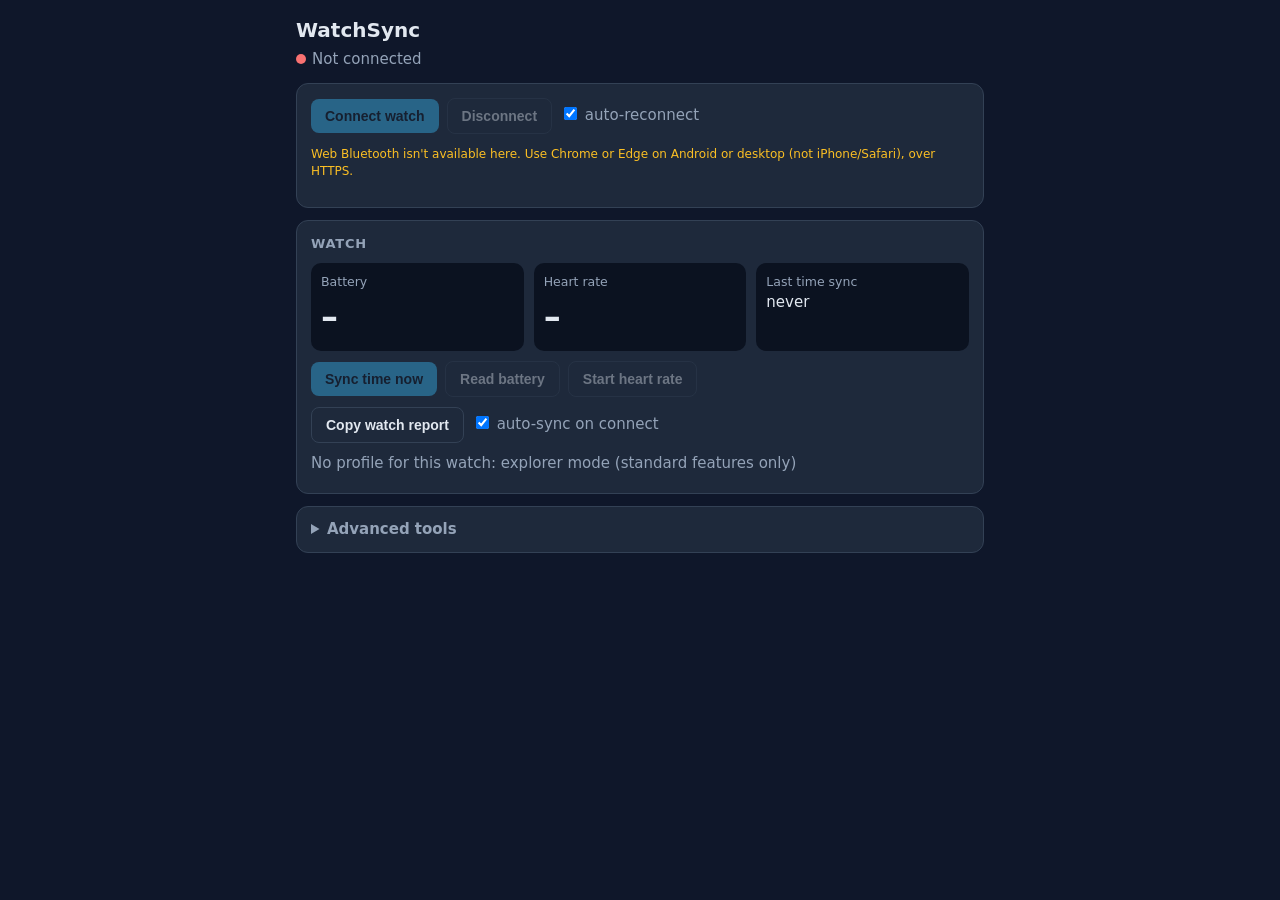
<file: index.html>
<!doctype html>
<html lang="en">
<head>
<meta charset="utf-8">
<meta name="viewport" content="width=device-width,initial-scale=1">
<meta name="theme-color" content="#0f172a">
<title>WatchSync</title>
<link rel="manifest" href="manifest.json">
<link rel="icon" href="icon.svg" type="image/svg+xml">
<style>
  :root{--bg:#0f172a;--card:#1e293b;--line:#334155;--fg:#e2e8f0;--mute:#94a3b8;--acc:#38bdf8;--ok:#4ade80;--bad:#f87171}
  *{box-sizing:border-box}
  body{margin:0;background:var(--bg);color:var(--fg);font:15px/1.45 system-ui,sans-serif;padding:16px;max-width:720px;margin-inline:auto}
  h1{font-size:20px;margin:0 0 4px}
  h2{font-size:13px;text-transform:uppercase;letter-spacing:.06em;color:var(--mute);margin:0 0 10px}
  .card{background:var(--card);border:1px solid var(--line);border-radius:12px;padding:14px;margin:12px 0}
  .row{display:flex;gap:8px;flex-wrap:wrap;align-items:center}
  button{background:var(--acc);color:#0b1220;border:0;border-radius:8px;padding:9px 14px;font-weight:600;font-size:14px;cursor:pointer}
  button.sec{background:transparent;color:var(--fg);border:1px solid var(--line)}
  button:disabled{opacity:.4;cursor:not-allowed}
  input[type=text],select{background:#0b1220;color:var(--fg);border:1px solid var(--line);border-radius:8px;padding:9px;font:inherit;flex:1;min-width:0}
  .dot{display:inline-block;width:10px;height:10px;border-radius:50%;background:var(--bad);margin-right:6px}
  .dot.on{background:var(--ok)} .dot.busy{background:#fbbf24}
  .big{font-size:34px;font-weight:700}
  .stats{display:grid;grid-template-columns:repeat(auto-fit,minmax(120px,1fr));gap:10px}
  .stat{background:#0b1220;border-radius:10px;padding:10px}
  .stat small{color:var(--mute);display:block}
  .mute{color:var(--mute)}
  details{border-top:1px solid var(--line);padding:8px 0}
  summary{cursor:pointer}
  .ch{display:flex;gap:6px;flex-wrap:wrap;align-items:center;padding:6px 0 6px 12px;font-size:13px}
  .ch code{flex:1 1 100%;color:var(--mute);word-break:break-all}
  .ch button{padding:4px 10px;font-size:12px}
  .tag{font-size:11px;border:1px solid var(--line);border-radius:6px;padding:1px 6px;color:var(--mute)}
  pre{background:#0b1220;border-radius:8px;padding:10px;height:220px;overflow:auto;margin:0;font-size:12px;white-space:pre-wrap;word-break:break-all}
  .warn{font-size:12px;color:#fbbf24}
  .adv{padding:12px 14px} .adv>summary{font-weight:600;color:var(--mute)} .adv>.card{margin:12px 0 0}
</style>
</head>
<body>
  <h1>WatchSync</h1>
  <div class="mute"><span id="dot" class="dot"></span><span id="status">Not connected</span></div>

  <div class="card">
    <div class="row">
      <button id="btnConnect">Connect watch</button>
      <button id="btnDisconnect" class="sec" disabled>Disconnect</button>
      <label class="mute"><input type="checkbox" id="auto" checked> auto-reconnect</label>
    </div>
    <p id="unsupported" class="warn" hidden>Web Bluetooth isn't available here. Use Chrome or Edge on Android or desktop (not iPhone/Safari), over HTTPS.</p>
  </div>

  <div class="card">
    <h2>Watch</h2>
    <div class="stats">
      <div class="stat"><small>Battery</small><span class="big" id="batt">–</span></div>
      <div class="stat"><small>Heart rate</small><span class="big" id="hr">–</span></div>
      <div class="stat"><small>Last time sync</small><span id="lastSync">never</span></div>
    </div>
    <div class="row" style="margin-top:10px">
      <button id="btnTime" disabled>Sync time now</button>
      <button id="btnBatt" class="sec" disabled>Read battery</button>
      <button id="btnHR" class="sec" disabled>Start heart rate</button>
    </div>
    <p id="summary" class="warn" style="margin:10px 0 0"></p>
    <div class="row" style="margin-top:8px">
      <button id="btnReport" class="sec">Copy watch report</button>
      <label class="mute"><input type="checkbox" id="autoSync" checked> auto-sync on connect</label>
    </div>
    <p class="mute" id="profile" style="margin:10px 0 0"></p>
    <p class="mute" id="info" style="margin:4px 0 0"></p>
  </div>

  <details class="card adv">
  <summary>Advanced tools</summary>
  <div class="card">
    <h2>Services found</h2>
    <div id="tree" class="mute">Connect to a watch to list its Bluetooth services.</div>
    <div class="row" style="margin-top:12px">
      <input type="text" id="customUuid" placeholder="Extra service UUID (e.g. fee7 or full 128-bit)">
      <button id="btnAddUuid" class="sec">Add</button>
    </div>
    <div class="row" style="margin-top:8px"><button id="btnDraft" class="sec">Save profile draft</button></div>
    <p class="mute" style="font-size:12px;margin:6px 0 0">Browsers only expose services you list <em>before</em> connecting. Added UUIDs apply next time you press Connect.</p>
  </div>

  <div class="card">
    <h2>Raw write (for protocol testing)</h2>
    <div class="row">
      <select id="wrChar"><option value="">No writable characteristics</option></select>
    </div>
    <div class="row" style="margin-top:8px">
      <input type="text" id="wrHex" placeholder="hex bytes, e.g. 01 02 ff">
      <button id="btnWrite" disabled>Send</button>
    </div>
    <p class="warn" style="margin-bottom:0">Only send bytes you understand. Never use this for firmware/DFU services.</p>
  </div>

  <div class="card">
    <div class="row" style="justify-content:space-between"><h2 style="margin:0">Log</h2>
      <span class="row"><button id="btnExport" class="sec">Export</button><button id="btnClear" class="sec">Clear</button></span></div>
    <pre id="log"></pre>
  </div>
  </details>

<script src="app.js"></script>
</body>
</html>
</file>
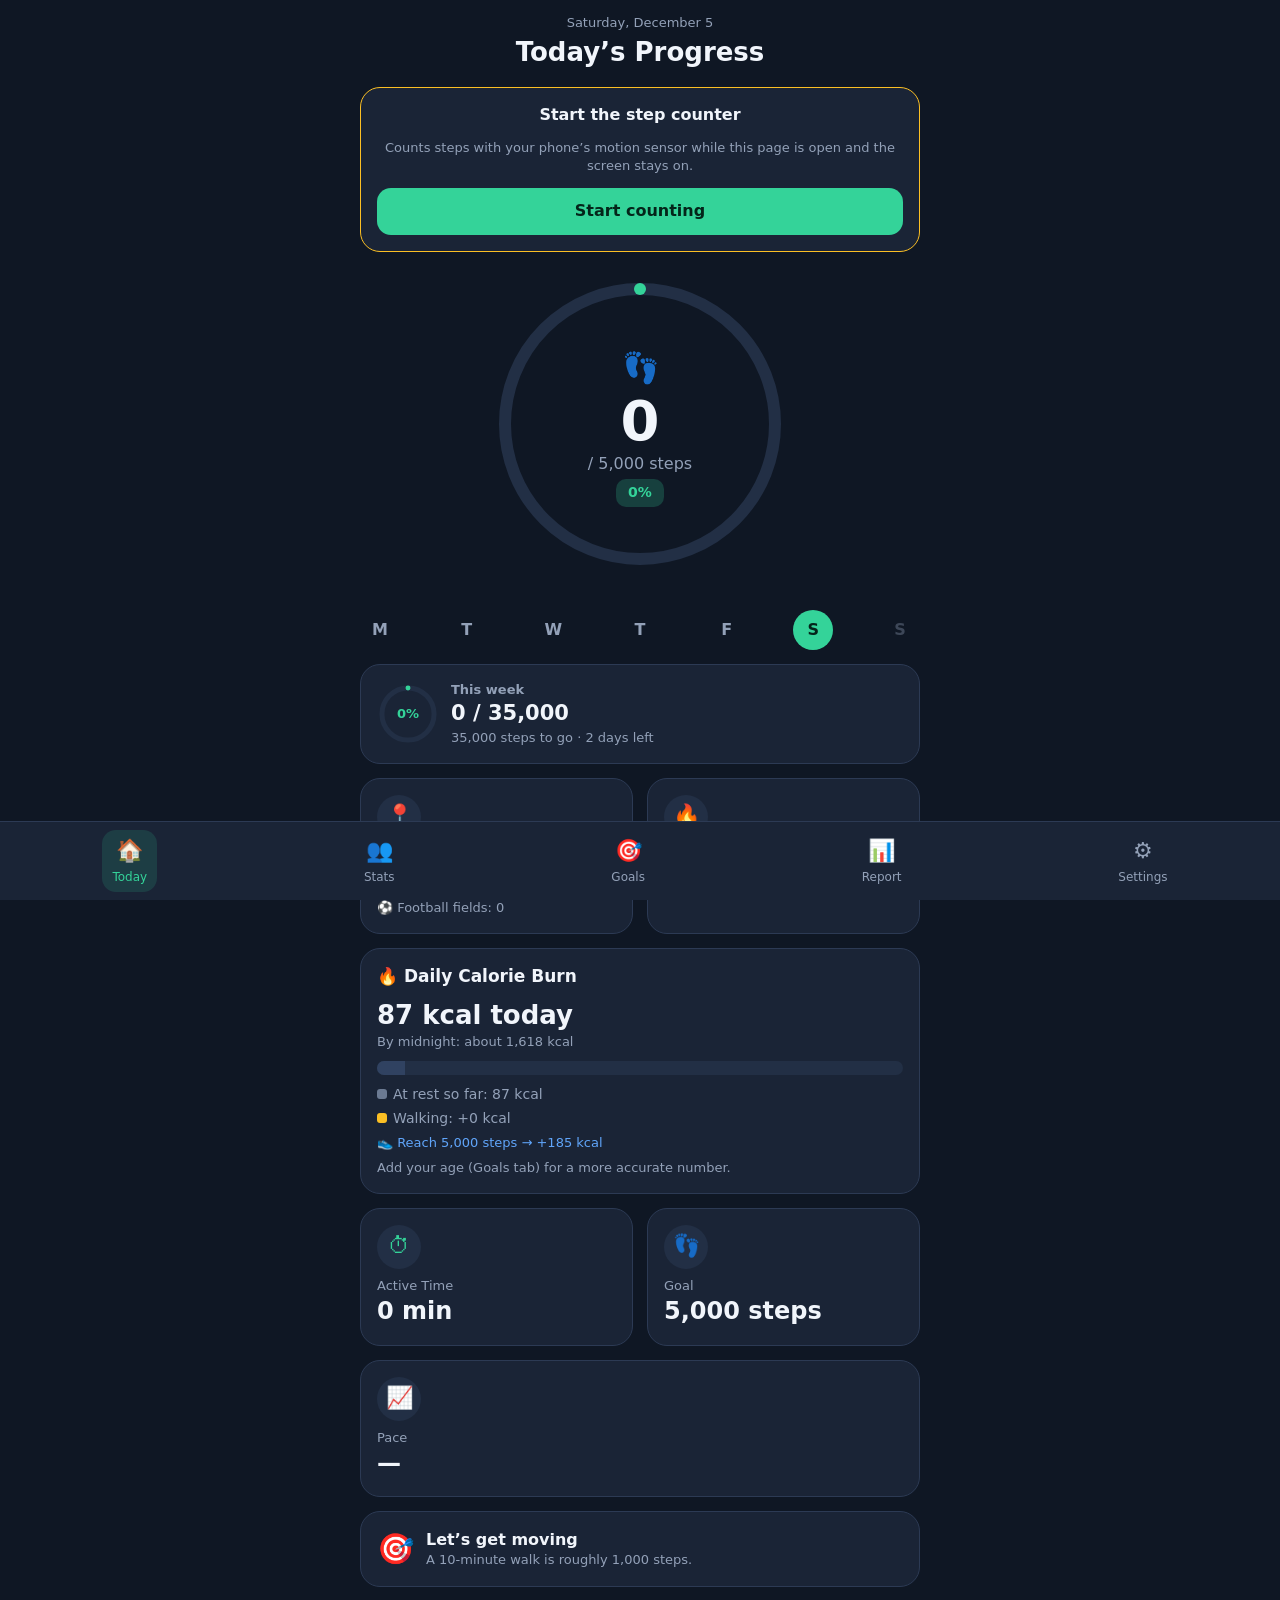
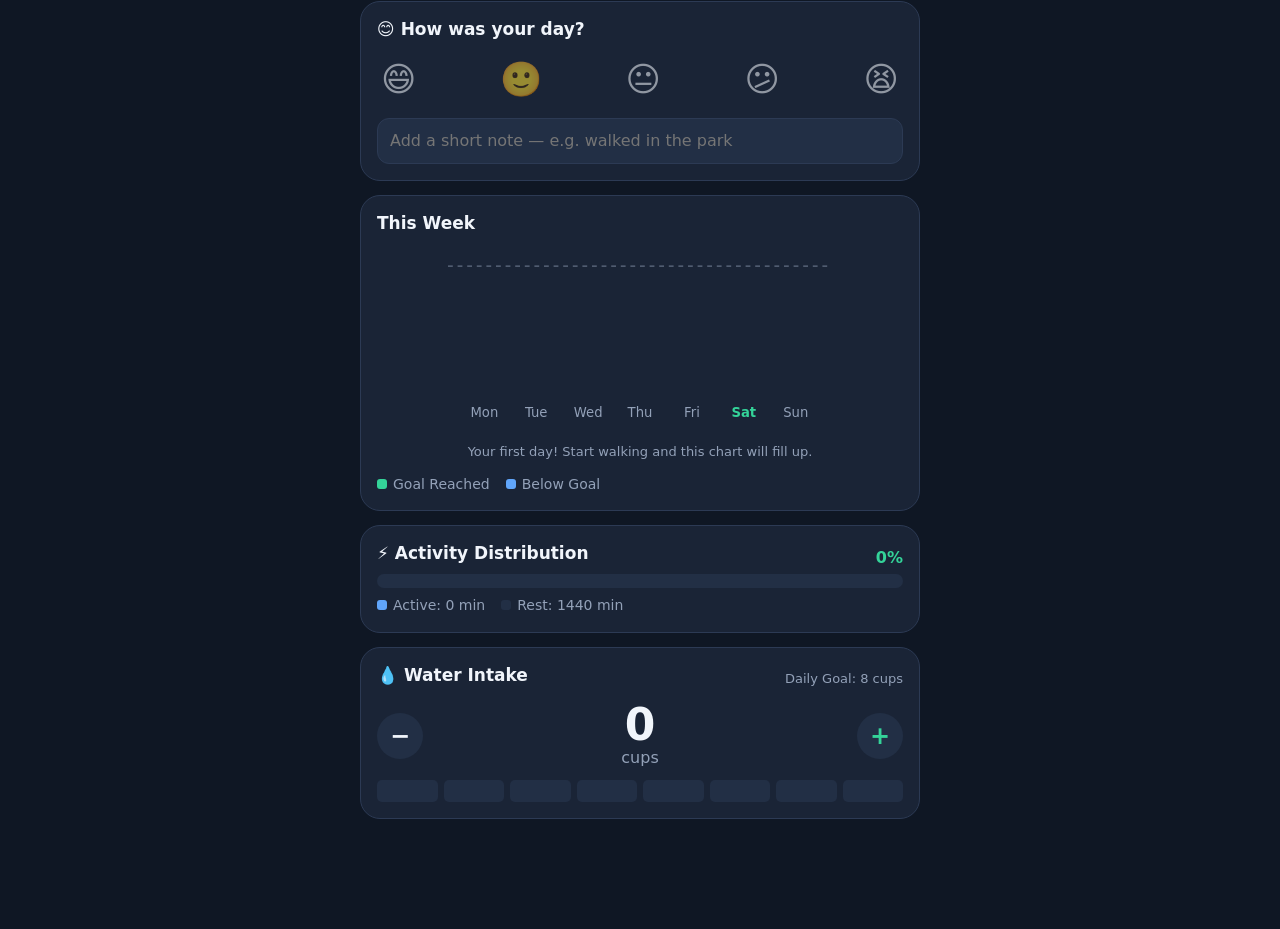
<file: steps/index.html>
<!doctype html>
<html lang="en" data-mode="dark">
<head>
<meta charset="utf-8">
<meta name="viewport" content="width=device-width,initial-scale=1,maximum-scale=1,user-scalable=no,viewport-fit=cover">
<title>Jus Steps</title>
<meta name="theme-color" content="#0f1724">
<link rel="manifest" href="./manifest.webmanifest">
<link rel="icon" href="../icons/icon.svg" type="image/svg+xml">
<link rel="apple-touch-icon" href="../icons/icon-192.png">
<link rel="stylesheet" href="./steps.css">
<script>try{var m=localStorage.getItem('jd-steps-mode')||(({auto:'',amoled:'amoled'})[localStorage.getItem('jd-theme')]||'');if(m)document.documentElement.setAttribute('data-mode',m)}catch(e){}</script>
</head>
<body>
<main id="app"></main>
<nav id="nav"></nav>
<script src="./calc.js"></script>
<script src="./steps.js"></script>
</body>
</html>
</file>
<file: steps/steps.css>
:root{--bg:#0f1724;--card:#1a2436;--card2:#222f45;--text:#f1f5fb;--muted:#93a1b8;--line:#2c3a54;--accent:#34d399;--accent2:#fbbf24;--blue:#60a5fa;--red:#f87171;--orange:#fb923c;color-scheme:dark}
:root[data-mode=light]{--bg:#f3f6fb;--card:#fff;--card2:#eaf0f8;--text:#14202f;--muted:#5d6b80;--line:#d9e2ee;--accent:#0f9d6c;--accent2:#d97706;--blue:#2563eb;--red:#dc2626;--orange:#ea580c;color-scheme:light}
:root[data-mode=amoled]{--bg:#000;--card:#0e131b;--card2:#18202c;--line:#222c3b}
*{box-sizing:border-box;-webkit-tap-highlight-color:transparent}
html{touch-action:pan-x pan-y}
body{margin:0;background:var(--bg);color:var(--text);font:16px/1.4 system-ui,-apple-system,Segoe UI,Roboto,sans-serif;padding:max(14px,env(safe-area-inset-top)) 16px 110px}
main{max-width:560px;margin:0 auto;display:grid;gap:14px}
h1{font-size:26px;margin:2px 0;text-align:center}h2{font-size:17px;margin:0 0 8px}
.center{text-align:center}.muted{color:var(--muted)}.small{font-size:13px}
.card{background:var(--card);border-radius:20px;padding:16px;border:1px solid var(--line)}
.row{display:flex;align-items:center;gap:12px}.grow{flex:1}.between{justify-content:space-between}
.grid2{display:grid;grid-template-columns:1fr 1fr;gap:14px}
.pill{display:inline-block;padding:4px 12px;border-radius:10px;background:color-mix(in srgb,var(--accent) 22%,transparent);color:var(--accent);font-weight:700;font-size:14px}
.pill.warn{background:color-mix(in srgb,var(--accent2) 22%,transparent);color:var(--accent2)}
button{font:inherit;color:inherit;cursor:pointer}
.btn{background:var(--accent);color:#04251a;border:0;border-radius:14px;padding:12px 18px;font-weight:700}
.btn.ghost{background:var(--card2);color:var(--text)}.btn.small{padding:6px 12px;border-radius:10px;font-size:14px}.btn.wide{width:100%}
.ringbox{position:relative;width:min(78vw,300px);aspect-ratio:1;margin:8px auto}
.ringbox svg{width:100%;height:100%;transform:rotate(-90deg)}.ringbox .in{position:absolute;inset:0;display:grid;place-content:center;text-align:center;gap:4px}
.big{font-size:56px;font-weight:800;line-height:1}.ico{font-size:30px}
.days{display:flex;justify-content:space-between;gap:6px;margin-top:8px}
.day{width:40px;height:40px;border-radius:50%;border:0;background:transparent;color:var(--muted);font-weight:700}
.day.on{background:var(--accent);color:#04251a}.day.met:not(.on){box-shadow:inset 0 0 0 2px var(--accent);color:var(--text)}.day.fut{opacity:.35}
.mini{width:62px;height:62px;position:relative}.mini svg{width:100%;height:100%;transform:rotate(-90deg)}.mini b{position:absolute;inset:0;display:grid;place-content:center;font-size:13px;color:var(--accent)}
.stat .ic{width:44px;height:44px;border-radius:50%;display:grid;place-content:center;font-size:22px;background:var(--card2);margin-bottom:8px}.stat b{font-size:24px;display:block}
.bar{height:14px;border-radius:7px;background:var(--card2);overflow:hidden;display:flex}.bar i{display:block;height:100%}
.legend{display:flex;gap:16px;flex-wrap:wrap;margin-top:8px;font-size:14px;color:var(--muted)}.legend span:before{content:"";display:inline-block;width:10px;height:10px;border-radius:3px;margin-right:6px;background:var(--c)}
.moods{display:flex;justify-content:space-between;margin:10px 0}.moods button{background:none;border:0;font-size:34px;opacity:.55;border-radius:50%;padding:4px}.moods button.on{opacity:1;background:var(--card2)}
input,select,textarea{font:inherit;color:var(--text);background:var(--card2);border:1px solid var(--line);border-radius:12px;padding:11px 12px;width:100%}
label{display:grid;gap:4px;font-size:14px;color:var(--muted)}
.chart{width:100%;height:180px}.chart text{fill:var(--muted);font-size:11px}
.cups{display:grid;grid-template-columns:repeat(8,1fr);gap:6px;margin-top:10px}.cups i{height:22px;border-radius:5px;background:var(--card2)}.cups i.f{background:var(--blue)}
.round{width:46px;height:46px;border-radius:50%;border:0;background:var(--card2);font-size:24px;font-weight:700}
nav{position:fixed;left:0;right:0;bottom:0;background:var(--card);border-top:1px solid var(--line);display:flex;justify-content:space-around;padding:8px 4px max(8px,env(safe-area-inset-bottom));z-index:5}
nav button{background:none;border:0;display:grid;gap:2px;place-items:center;color:var(--muted);font-size:12px;padding:6px 10px;border-radius:14px}nav button span{font-size:22px}nav button.on{color:var(--accent);background:color-mix(in srgb,var(--accent) 14%,transparent)}
table{width:100%;border-collapse:collapse;font-size:14px}th,td{padding:8px 4px;text-align:right;border-bottom:1px solid var(--line)}th:first-child,td:first-child{text-align:left}
.toast{position:fixed;left:50%;bottom:92px;transform:translateX(-50%);background:var(--card2);border:1px solid var(--line);padding:10px 16px;border-radius:14px;z-index:9;max-width:90vw}
.banner{border-color:var(--accent2)}a{color:var(--blue)}
.grid2>:last-child:nth-child(odd){grid-column:1/-1}
</file>
